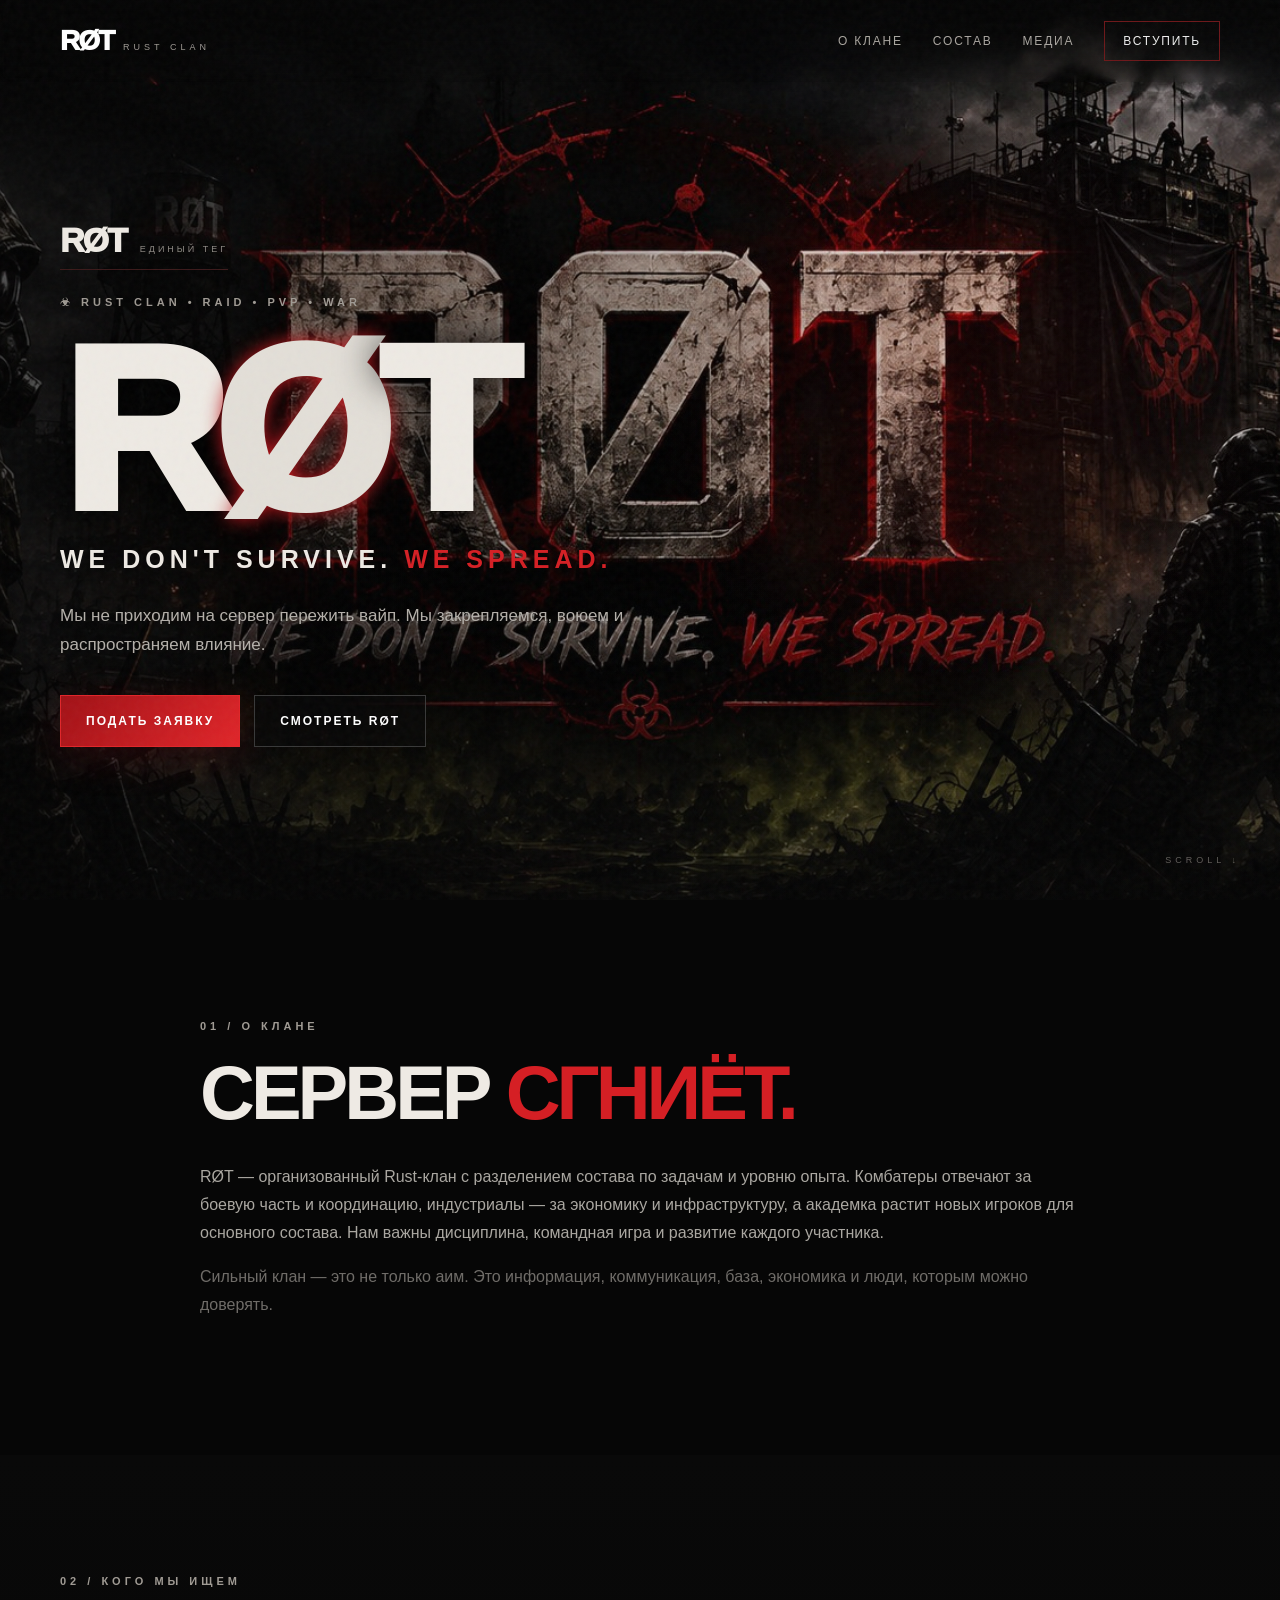
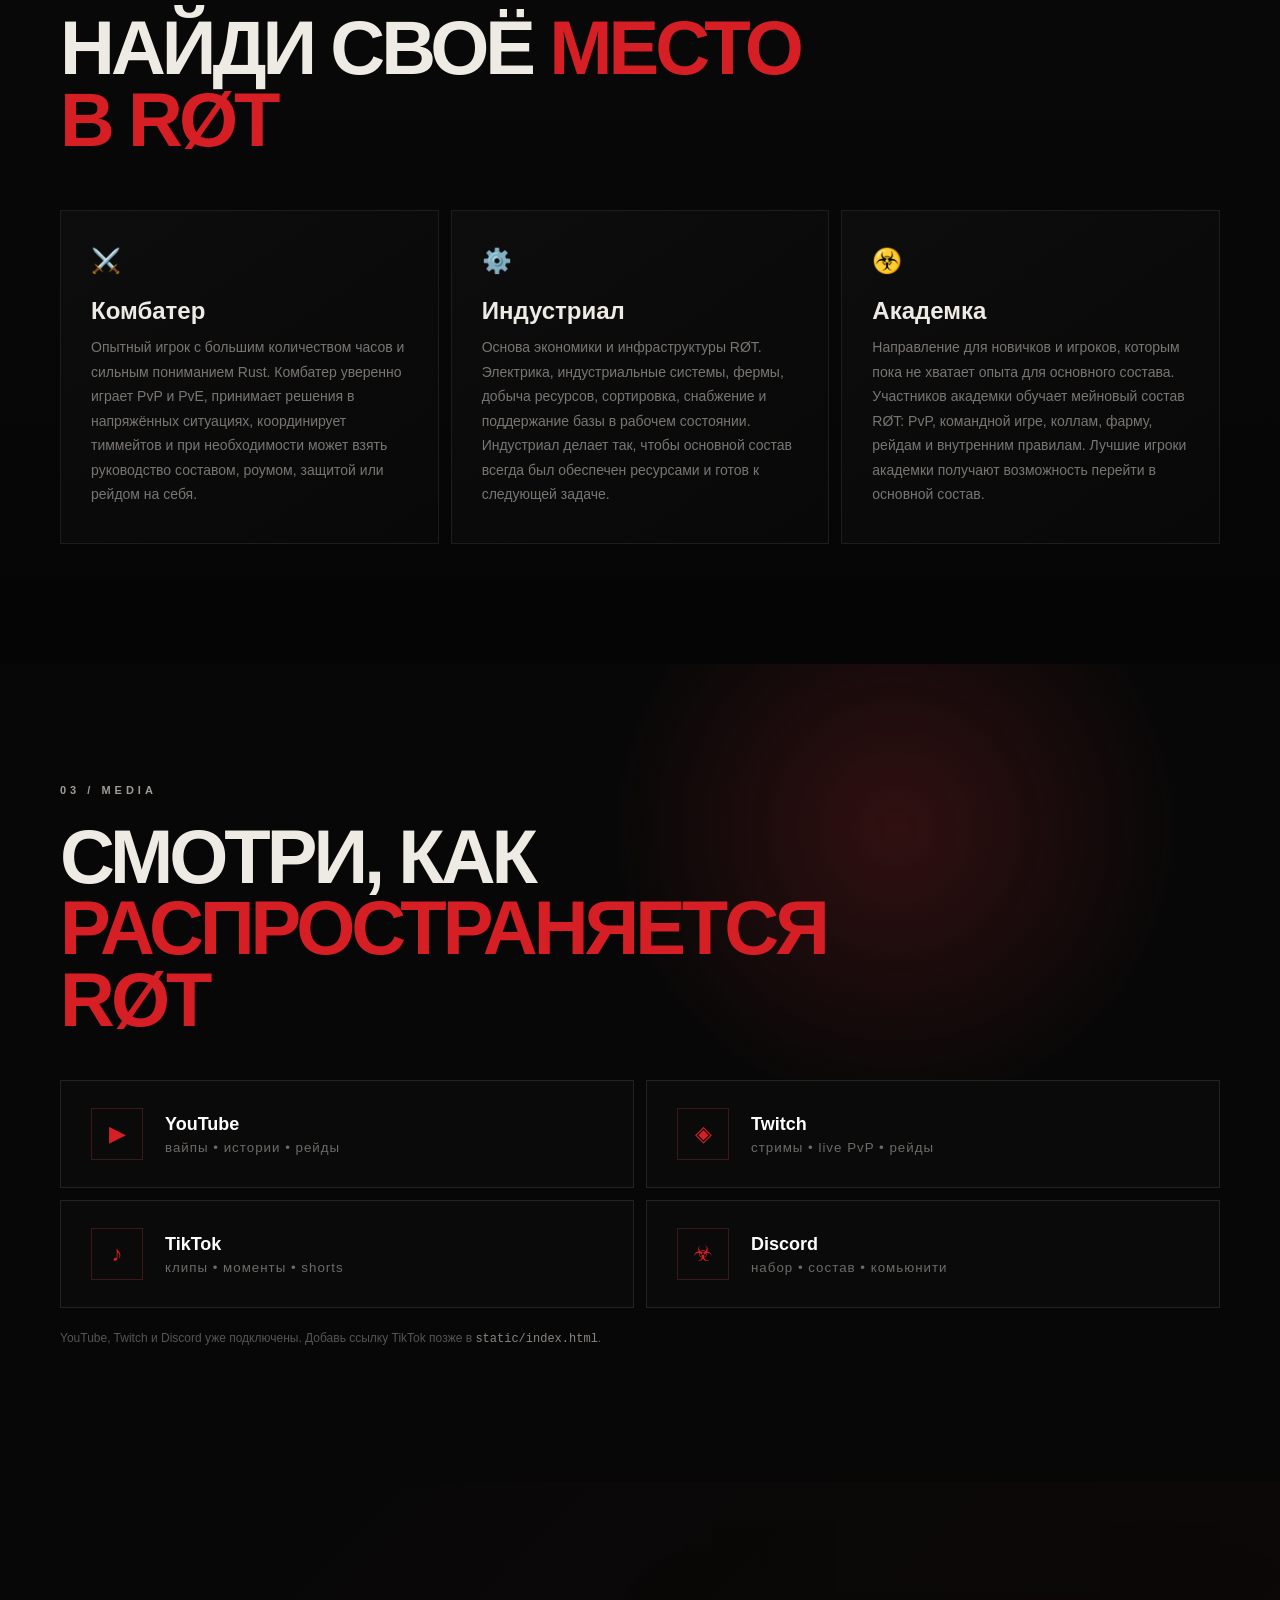
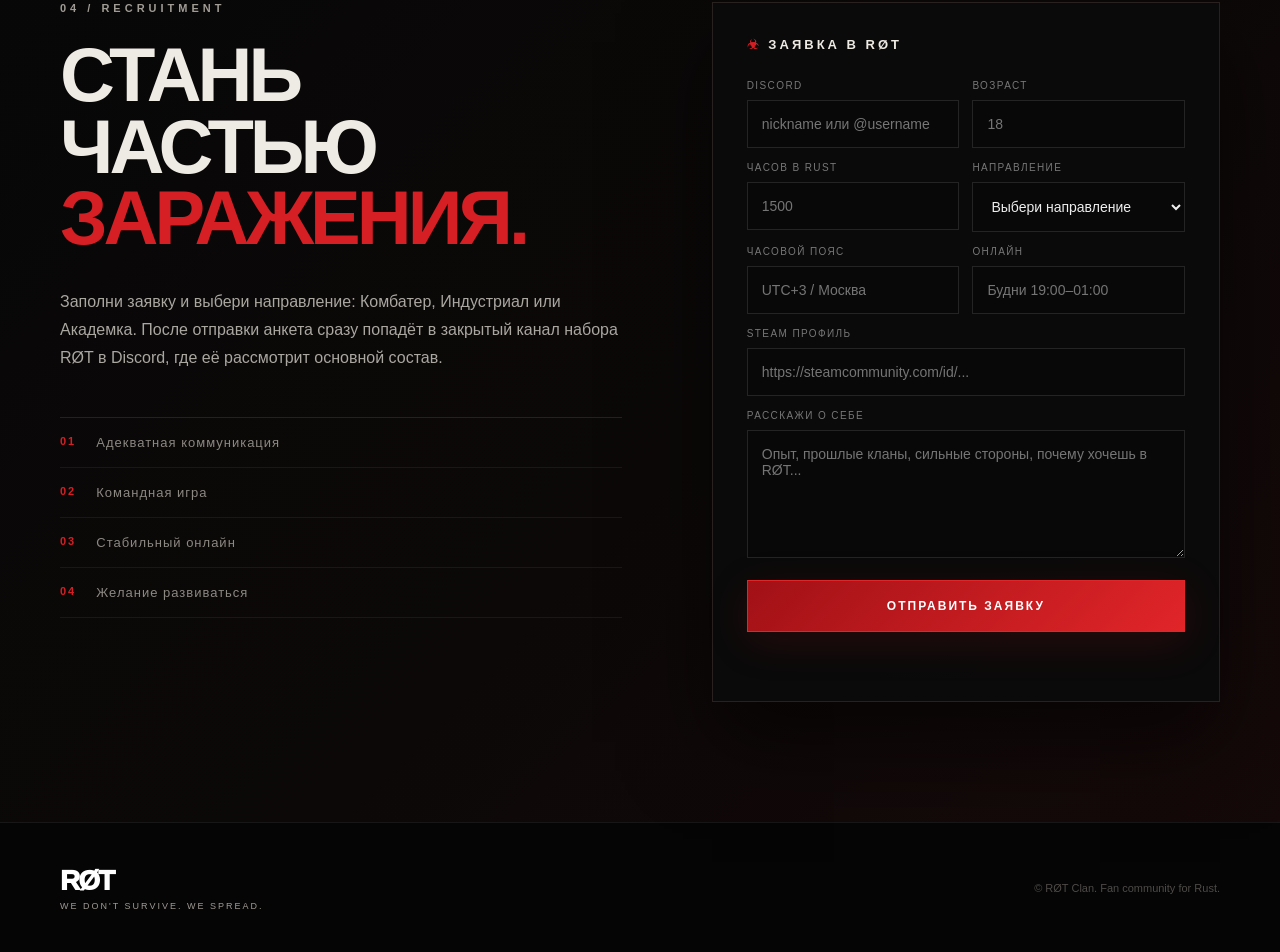
<file: index.html>
<!doctype html>
<html lang="ru">
<head>
  <meta charset="utf-8" />
  <meta name="viewport" content="width=device-width, initial-scale=1" />
  <meta name="theme-color" content="#070707" />
  <title>RØT — Rust Clan</title>
  <meta name="description" content="RØT — Rust клан. Рейды, PvP, войны и набор в состав." />
  <link rel="stylesheet" href="/static/styles.css" />
</head>
<body>
  <div class="noise"></div>
  <header class="nav-wrap">
    <nav class="nav container">
      <a href="#home" class="brand"><span>RØT</span><small>RUST CLAN</small></a>
      <button class="menu" aria-label="Открыть меню">☰</button>
      <div class="nav-links">
        <a href="#about">О клане</a>
        <a href="#roles">Состав</a>
        <a href="#media">Медиа</a>
        <a href="#apply" class="nav-cta">Вступить</a>
      </div>
    </nav>
  </header>

  <main>
    <section id="home" class="hero">
      <div class="hero-shade"></div>
      <div class="container hero-content">
        <div class="hero-tag">
          <strong>RØT</strong>
          <span>ЕДИНЫЙ ТЕГ</span>
        </div>
        <div class="eyebrow">☣ RUST CLAN • RAID • PVP • WAR</div>
        <h1>R<span>Ø</span>T</h1>
        <p class="slogan">WE DON'T SURVIVE. <b>WE SPREAD.</b></p>
        <p class="lead">Мы не приходим на сервер пережить вайп. Мы закрепляемся, воюем и распространяем влияние.</p>
        <div class="hero-actions">
          <a class="button primary" href="#apply">Подать заявку</a>
          <a class="button ghost" href="#media">Смотреть RØT</a>
        </div>
      </div>
      <div class="scroll-mark">SCROLL ↓</div>
    </section>

    <section id="about" class="section">
      <div class="container about-clean">
        <div class="section-kicker">01 / О КЛАНЕ</div>
        <h2>СЕРВЕР <span>СГНИЁТ.</span></h2>
        <p>RØT — организованный Rust-клан с разделением состава по задачам и уровню опыта. Комбатеры отвечают за боевую часть и координацию, индустриалы — за экономику и инфраструктуру, а академка растит новых игроков для основного состава. Нам важны дисциплина, командная игра и развитие каждого участника.</p>
        <p class="muted">Сильный клан — это не только аим. Это информация, коммуникация, база, экономика и люди, которым можно доверять.</p>
      </div>
    </section>

    <section id="roles" class="section dark-panel">
      <div class="container">
        <div class="section-kicker">02 / КОГО МЫ ИЩЕМ</div>
        <h2>НАЙДИ СВОЁ <span>МЕСТО В RØT</span></h2>
        <div class="cards">
          <article class="card"><i>⚔️</i><h3>Комбатер</h3><p>Опытный игрок с большим количеством часов и сильным пониманием Rust. Комбатер уверенно играет PvP и PvE, принимает решения в напряжённых ситуациях, координирует тиммейтов и при необходимости может взять руководство составом, роумом, защитой или рейдом на себя.</p></article>
          <article class="card"><i>⚙️</i><h3>Индустриал</h3><p>Основа экономики и инфраструктуры RØT. Электрика, индустриальные системы, фермы, добыча ресурсов, сортировка, снабжение и поддержание базы в рабочем состоянии. Индустриал делает так, чтобы основной состав всегда был обеспечен ресурсами и готов к следующей задаче.</p></article>
          <article class="card"><i>☣️</i><h3>Академка</h3><p>Направление для новичков и игроков, которым пока не хватает опыта для основного состава. Участников академки обучает мейновый состав RØT: PvP, командной игре, коллам, фарму, рейдам и внутренним правилам. Лучшие игроки академки получают возможность перейти в основной состав.</p></article>
        </div>
      </div>
    </section>

    <section id="media" class="section media-section">
      <div class="container">
        <div class="section-kicker">03 / MEDIA</div>
        <h2>СМОТРИ, КАК <span>РАСПРОСТРАНЯЕТСЯ RØT</span></h2>
        <div class="social-grid">
          <a class="social youtube" href="https://www.youtube.com/@weareROT" target="_blank" rel="noreferrer"><span>▶</span><div><b>YouTube</b><small>вайпы • истории • рейды</small></div></a>
          <a class="social twitch" href="https://www.twitch.tv/rotrusttv" target="_blank" rel="noreferrer"><span>◈</span><div><b>Twitch</b><small>стримы • live PvP • рейды</small></div></a>
          <a class="social tiktok" href="https://tiktok.com/" target="_blank" rel="noreferrer"><span>♪</span><div><b>TikTok</b><small>клипы • моменты • shorts</small></div></a>
          <a class="social discord" href="https://discord.gg/JffW3eQeQ" target="_blank" rel="noreferrer"><span>☣</span><div><b>Discord</b><small>набор • состав • комьюнити</small></div></a>
        </div>
        <p class="hint">YouTube, Twitch и Discord уже подключены. Добавь ссылку TikTok позже в <code>static/index.html</code>.</p>
      </div>
    </section>

    <section id="apply" class="section application-section">
      <div class="container apply-grid">
        <div class="apply-copy">
          <div class="section-kicker">04 / RECRUITMENT</div>
          <h2>СТАНЬ ЧАСТЬЮ <span>ЗАРАЖЕНИЯ.</span></h2>
          <p>Заполни заявку и выбери направление: Комбатер, Индустриал или Академка. После отправки анкета сразу попадёт в закрытый канал набора RØT в Discord, где её рассмотрит основной состав.</p>
          <div class="requirements">
            <div><b>01</b><span>Адекватная коммуникация</span></div>
            <div><b>02</b><span>Командная игра</span></div>
            <div><b>03</b><span>Стабильный онлайн</span></div>
            <div><b>04</b><span>Желание развиваться</span></div>
          </div>
        </div>

        <form id="applicationForm" class="form-card">
          <div class="form-title"><span>☣</span> ЗАЯВКА В RØT</div>
          <div class="field-row">
            <label>Discord<input name="discord" placeholder="nickname или @username" required maxlength="64" /></label>
            <label>Возраст<input name="age" type="number" min="13" max="99" placeholder="18" required /></label>
          </div>
          <div class="field-row">
            <label>Часов в Rust<input name="rust_hours" type="number" min="0" max="100000" placeholder="1500" required /></label>
            <label>Направление<select name="role" required><option value="">Выбери направление</option><option>Комбатер</option><option>Индустриал</option><option>Академка</option></select></label>
          </div>
          <div class="field-row">
            <label>Часовой пояс<input name="timezone" placeholder="UTC+3 / Москва" required maxlength="64" /></label>
            <label>Онлайн<input name="online" placeholder="Будни 19:00–01:00" required maxlength="120" /></label>
          </div>
          <label>Steam профиль<input name="steam" placeholder="https://steamcommunity.com/id/..." required maxlength="300" /></label>
          <label>Расскажи о себе<textarea name="about" rows="6" minlength="10" maxlength="2000" placeholder="Опыт, прошлые кланы, сильные стороны, почему хочешь в RØT..." required></textarea></label>
          <button class="button primary submit" type="submit">ОТПРАВИТЬ ЗАЯВКУ</button>
          <div id="formStatus" class="form-status" aria-live="polite"></div>
        </form>
      </div>
    </section>
  </main>

  <footer>
    <div class="container footer-inner">
      <div class="brand"><span>RØT</span><small>WE DON'T SURVIVE. WE SPREAD.</small></div>
      <p>© RØT Clan. Fan community for Rust.</p>
    </div>
  </footer>

  <script src="/static/app.js"></script>
</body>
</html>
</file>
<file: static/styles.css>
:root{
  --bg:#060606;--panel:#0b0b0b;--text:#eeeae4;--muted:#918d86;--red:#d51f24;--red2:#781015;--line:#222;
}
*{box-sizing:border-box}html{scroll-behavior:smooth}body{margin:0;background:var(--bg);color:var(--text);font-family:Arial,Helvetica,sans-serif;overflow-x:hidden}.container{width:min(1160px,calc(100% - 40px));margin:auto}.noise{position:fixed;inset:0;pointer-events:none;opacity:.055;z-index:99;background-image:url("data:image/svg+xml,%3Csvg viewBox='0 0 180 180' xmlns='http://www.w3.org/2000/svg'%3E%3Cfilter id='n'%3E%3CfeTurbulence type='fractalNoise' baseFrequency='.8' numOctaves='4' stitchTiles='stitch'/%3E%3C/filter%3E%3Crect width='100%25' height='100%25' filter='url(%23n)' opacity='.7'/%3E%3C/svg%3E")}.nav-wrap{position:fixed;top:0;left:0;right:0;z-index:30;background:linear-gradient(#050505ed,#05050590,transparent);backdrop-filter:blur(5px)}.nav{height:82px;display:flex;align-items:center;justify-content:space-between}.brand{display:flex;align-items:baseline;gap:10px;text-decoration:none;color:#fff}.brand span{font-size:28px;font-weight:1000;letter-spacing:-2px}.brand small{font-size:9px;letter-spacing:4px;color:#9f9a94}.nav-links{display:flex;gap:30px;align-items:center}.nav-links a{color:#aaa6a0;text-decoration:none;font-size:12px;letter-spacing:1.8px;text-transform:uppercase}.nav-links a:hover{color:#fff}.nav-cta{border:1px solid #6d1719;padding:12px 18px!important;color:#eee!important}.menu{display:none;background:none;border:0;color:#fff;font-size:24px}.hero{min-height:100vh;position:relative;display:flex;align-items:center;background-image:url('/static/rot-banner.jpg');background-position:center;background-size:cover;background-repeat:no-repeat;background-attachment:scroll}.hero-shade{position:absolute;inset:0;background:linear-gradient(90deg,#040404f5 3%,#050505bd 45%,#0505056e 75%,#050505c7),linear-gradient(0deg,#060606 0%,transparent 30%)}.hero-content{position:relative;z-index:2;padding-top:70px;max-width:1160px}.eyebrow,.section-kicker{font-size:11px;letter-spacing:4px;color:#a09b94;font-weight:700}.hero h1{font-size:clamp(110px,18vw,230px);line-height:.74;margin:38px 0 28px;letter-spacing:-14px;font-weight:1000;text-shadow:0 0 40px #000}.hero h1 span{color:#e3dfd8;text-shadow:0 0 18px #bf171d}.slogan{font-size:clamp(16px,2vw,25px);letter-spacing:5px;font-weight:800;margin:0 0 28px}.slogan b{color:var(--red)}.lead{max-width:650px;color:#b4b0aa;font-size:17px;line-height:1.7}.hero-actions{display:flex;gap:14px;margin-top:36px}.button{display:inline-flex;align-items:center;justify-content:center;min-height:52px;padding:0 25px;border:1px solid #383838;text-decoration:none;color:#fff;font-size:12px;font-weight:900;letter-spacing:2px;text-transform:uppercase;cursor:pointer;transition:.2s}.button.primary{background:linear-gradient(135deg,#a11116,#e12529);border-color:#e12529;box-shadow:0 10px 40px #a1111630}.button.primary:hover{transform:translateY(-2px);box-shadow:0 14px 50px #d51f2440}.button.ghost{background:#080808a8}.button.ghost:hover{border-color:#777}.scroll-mark{position:absolute;bottom:35px;right:40px;z-index:2;font-size:9px;letter-spacing:4px;color:#605d59}.section{padding:120px 0}.grid-two,.apply-grid{display:grid;grid-template-columns:1.05fr .95fr;gap:90px;align-items:center}.section h2{font-size:clamp(42px,6vw,76px);letter-spacing:-4px;line-height:.94;margin:25px 0 35px;max-width:800px}.section h2 span{color:var(--red)}.section p{color:#aaa7a1;font-size:16px;line-height:1.75}.muted{color:#6f6c68!important}.stats{display:grid;grid-template-columns:1fr 1fr;border:1px solid var(--line)}.stat{min-height:160px;padding:34px;border:1px solid #181818;display:flex;flex-direction:column;justify-content:flex-end;background:linear-gradient(145deg,#0e0e0e,#080808)}.stat strong{font-size:44px;color:#ddd8d0}.stat span{font-size:10px;letter-spacing:2px;text-transform:uppercase;color:#666}.dark-panel{background:linear-gradient(180deg,#090909,#050505)}.cards{display:grid;grid-template-columns:repeat(3,1fr);gap:12px;margin-top:55px}.card{padding:36px 30px;min-height:230px;border:1px solid #1d1d1d;background:linear-gradient(145deg,#0d0d0d,#080808);transition:.2s}.card:hover{border-color:#531416;transform:translateY(-4px)}.card i{font-style:normal;font-size:24px}.card h3{font-size:24px;margin:22px 0 10px}.card p{font-size:14px;color:#797672;margin:0}.media-section{background:radial-gradient(circle at 70% 20%,#311011 0,transparent 26%),#070707}.social-grid{display:grid;grid-template-columns:1fr 1fr;gap:12px;margin-top:45px}.social{padding:27px 30px;border:1px solid #222;text-decoration:none;color:#fff;display:flex;align-items:center;gap:22px;background:#0a0a0a;transition:.2s}.social:hover{border-color:#6b191c;transform:translateX(4px)}.social>span{width:52px;height:52px;border:1px solid #3c1718;display:grid;place-items:center;color:var(--red);font-size:22px}.social div{display:flex;flex-direction:column;gap:5px}.social b{font-size:18px}.social small{color:#6e6b67;letter-spacing:1px}.hint{font-size:12px!important;color:#555!important;margin-top:20px!important}.hint code{color:#8a8580}.application-section{background:linear-gradient(135deg,#070707,#0c0808 55%,#150909)}.apply-grid{align-items:start}.requirements{margin-top:45px;border-top:1px solid #242121}.requirements div{display:flex;gap:20px;padding:17px 0;border-bottom:1px solid #191818;color:#8c8882}.requirements b{color:var(--red);font-size:11px;letter-spacing:2px}.requirements span{font-size:13px;letter-spacing:1px}.form-card{border:1px solid #292020;background:#0a0a0ae8;padding:34px;box-shadow:0 40px 80px #0008}.form-title{font-size:13px;font-weight:900;letter-spacing:3px;margin-bottom:28px}.form-title span{color:var(--red)}.field-row{display:grid;grid-template-columns:1fr 1fr;gap:13px}label{display:flex;flex-direction:column;gap:9px;font-size:10px;letter-spacing:1.4px;text-transform:uppercase;color:#777;margin-bottom:14px}input,select,textarea{width:100%;background:#080808;border:1px solid #242424;color:#eee;padding:15px 14px;outline:none;font:inherit;font-size:14px;text-transform:none;letter-spacing:0;resize:vertical}input:focus,select:focus,textarea:focus{border-color:#79171a;box-shadow:0 0 0 2px #5f11131c}.submit{width:100%;margin-top:8px}.form-status{margin-top:15px;min-height:20px;font-size:13px;color:#a9a59f}.form-status.success{color:#a6d695}.form-status.error{color:#ef7777}footer{border-top:1px solid #171717;padding:42px 0;background:#050505}.footer-inner{display:flex;justify-content:space-between;align-items:center}.footer-inner p{font-size:11px;color:#4e4b48}.footer-inner .brand{flex-direction:column;gap:4px;align-items:flex-start}.footer-inner .brand small{letter-spacing:2px}
@media(max-width:850px){.nav-links{display:none;position:absolute;top:70px;left:20px;right:20px;background:#080808;border:1px solid #222;padding:20px;flex-direction:column;align-items:stretch}.nav-links.open{display:flex}.menu{display:block}.hero h1{letter-spacing:-8px}.grid-two,.apply-grid{grid-template-columns:1fr;gap:50px}.cards{grid-template-columns:1fr 1fr}.social-grid{grid-template-columns:1fr}.section{padding:90px 0}.form-card{padding:25px}.footer-inner{gap:30px;align-items:flex-start;flex-direction:column}.scroll-mark{display:none}}
@media(max-width:560px){.container{width:min(100% - 26px,1160px)}.hero{min-height:92vh;background-position:62% center}.hero h1{font-size:112px}.slogan{font-size:14px;letter-spacing:2px}.hero-actions{flex-direction:column;align-items:stretch}.cards,.stats,.field-row{grid-template-columns:1fr}.section h2{font-size:46px;letter-spacing:-2px}.card{min-height:auto}.form-card{padding:20px}}

.hero-tag{
  display:inline-flex;
  align-items:baseline;
  gap:14px;
  margin-bottom:26px;
  padding-bottom:12px;
  border-bottom:1px solid #3b191a;
}
.hero-tag strong{
  font-size:34px;
  line-height:1;
  font-weight:1000;
  letter-spacing:-2px;
  color:#eeeae4;
}
.hero-tag span{
  font-size:9px;
  letter-spacing:3px;
  color:#8d8983;
}
.about-clean{
  max-width:880px;
  margin-left:auto;
  margin-right:auto;
}


/* ===== FINAL RØT HERO BACKGROUND ===== */
.hero{
  min-height:100vh;
  position:relative;
  display:flex;
  align-items:center;
  background-image:url('/static/rot-banner.jpg') !important;
  background-position:center center !important;
  background-size:cover !important;
  background-repeat:no-repeat !important;
  background-color:#050505 !important;
}

.hero-shade{
  position:absolute;
  inset:0;
  z-index:1;
  background:
    linear-gradient(90deg,
      rgba(4,4,4,.70) 0%,
      rgba(4,4,4,.38) 36%,
      rgba(4,4,4,.12) 66%,
      rgba(4,4,4,.20) 100%
    ),
    linear-gradient(0deg,
      rgba(6,6,6,.72) 0%,
      rgba(6,6,6,.06) 30%,
      transparent 60%
    ) !important;
}

.hero::after{
  content:"";
  position:absolute;
  inset:0;
  pointer-events:none;
  z-index:1;
  background:radial-gradient(circle at 76% 46%, rgba(170,20,25,.10), transparent 30%);
}

.hero-content{
  position:relative;
  z-index:2 !important;
}
/* ===== END FINAL RØT HERO BACKGROUND ===== */
</file>
